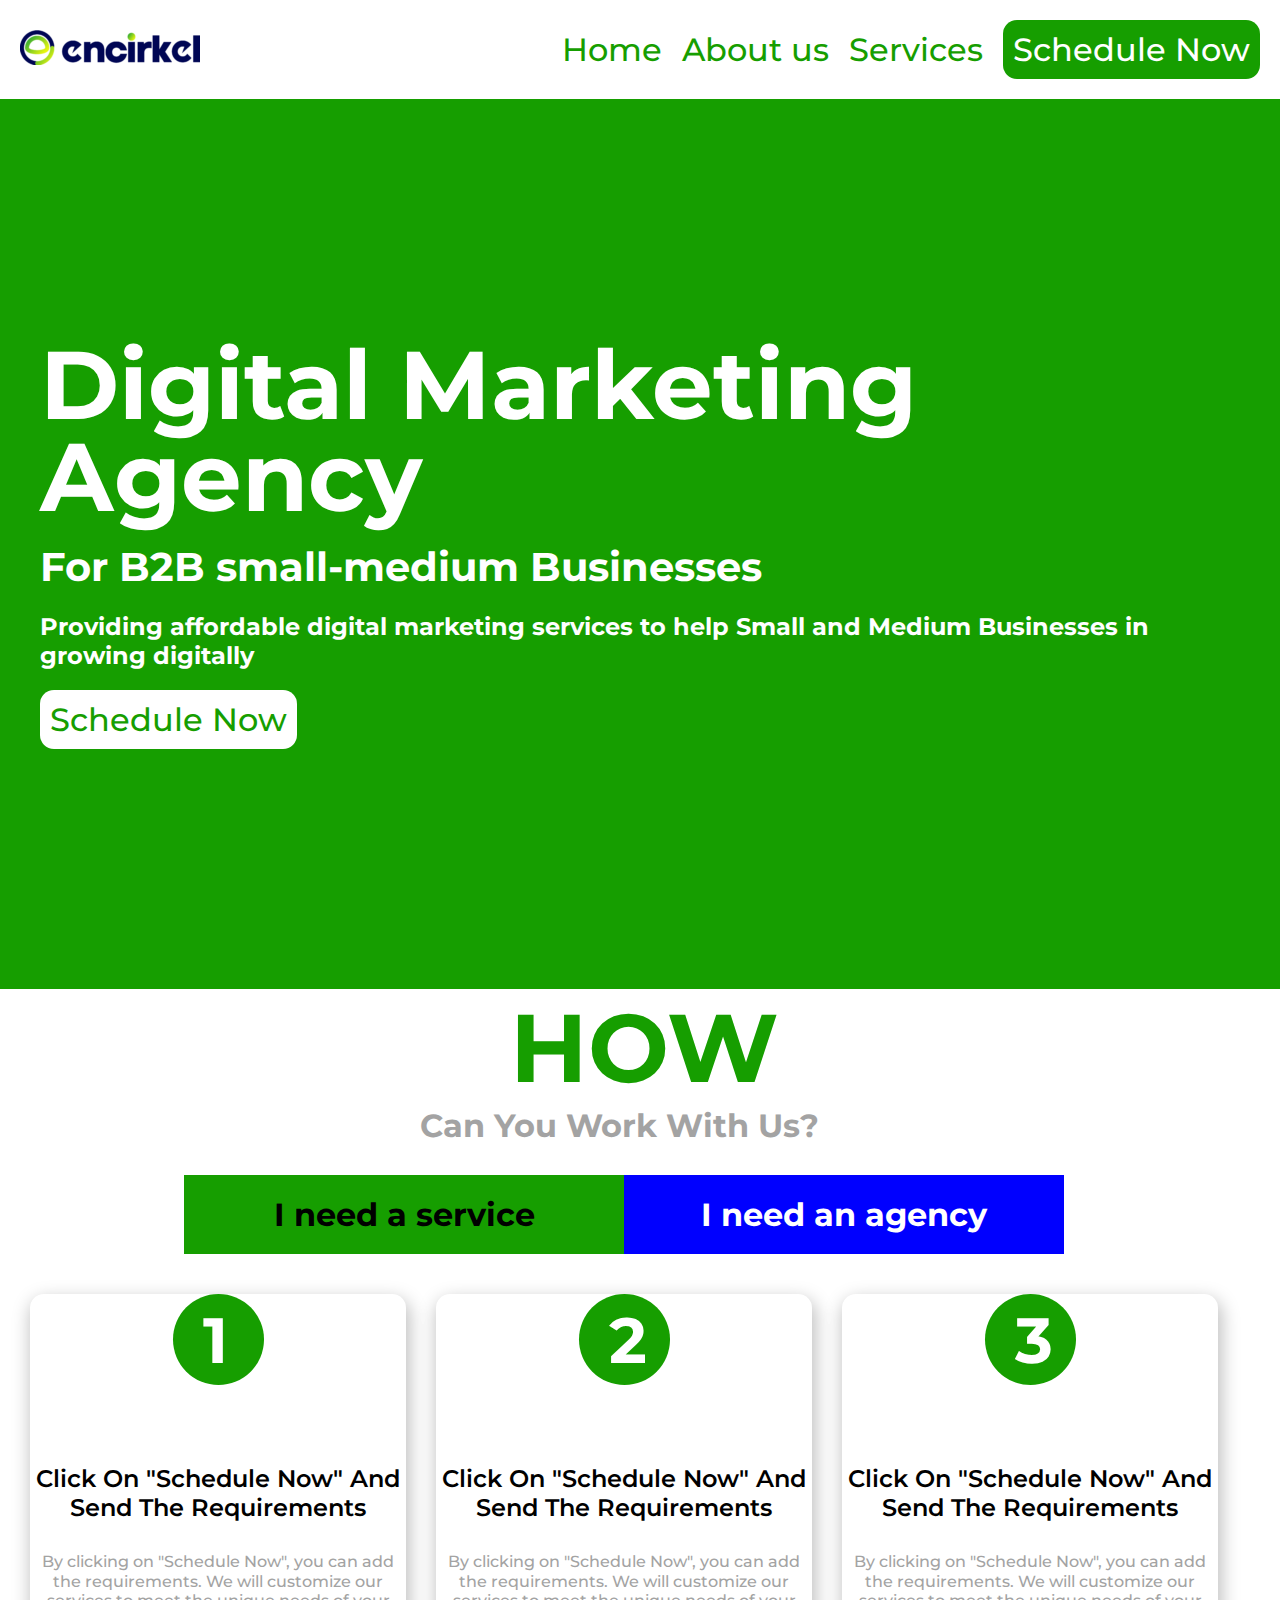
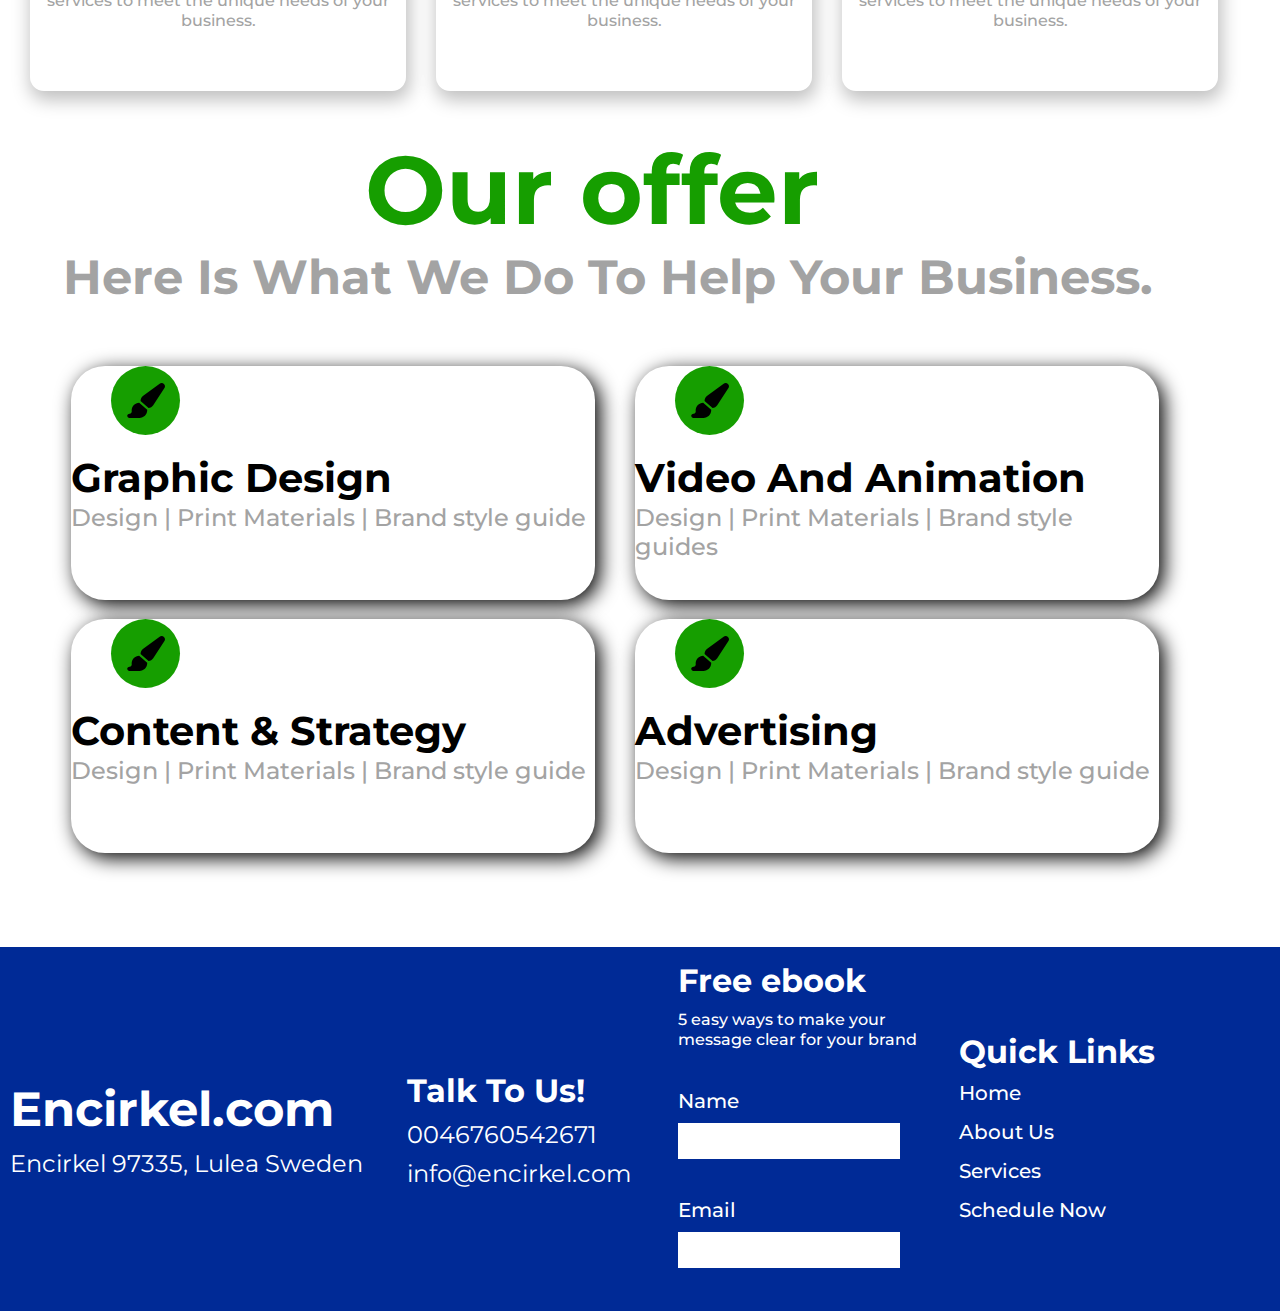
<file: index.html>
<!DOCTYPE html>
<html lang="en">

<head>
    <meta charset="UTF-8">
    <meta name="viewport" content="width=device-width, initial-scale=1.0">
    <title>My Web</title>
    <link rel="stylesheet" href="./style.css">
    <link rel="preconnect" href="https://fonts.googleapis.com">
    <link rel="preconnect" href="https://fonts.gstatic.com" crossorigin>
    <link href="https://fonts.googleapis.com/css2?family=Montserrat:ital,wght@0,100..900;1,100..900&display=swap"
        rel="stylesheet">
        <link rel="stylesheet" href="https://cdnjs.cloudflare.com/ajax/libs/font-awesome/6.7.0/css/all.min.css" integrity="sha512-9xKTRVabjVeZmc+GUW8GgSmcREDunMM+Dt/GrzchfN8tkwHizc5RP4Ok/MXFFy5rIjJjzhndFScTceq5e6GvVQ==" crossorigin="anonymous" referrerpolicy="no-referrer" />
        


</head>

<body>

        <header class="header-area">
        <div class="logo">
            <img src="./images/logo.png" alt="logo">
        </div>

        <div class="menu-items">
            <div class="item"><a href="./index.html">Home</div></a>
            <div class="item"><a href="./about.html">About us</div></a>
            <div class="item"><a href="./services.html">Services</div></a>
            <div class="item-cta "><a href="./schedule.html " style="color: #FFFFFF;"
                >Schedule Now</div></a>
        </div>
 

        </div>
    </header>

    <!-- /* -------------------hero section-------------------- */ -->

    <div class="hero-section">
        <div class="content1">Digital Marketing <br> Agency</div>
        <div class="content2">For B2B small-medium Businesses</div>
        <div class="content3">Providing affordable digital marketing services to help Small and Medium Businesses in
            growing digitally</div>
        <div class="custom-CTA">Schedule Now</div>
    </div>


    <!-- -----------------------SECTION 2 -------------------- -->

    <div class="section2">

        <div class="txt1">HOW</div>
        <div class="txt2">Can You Work With Us?</div>

        <div class="grp-2">
            <div class="box1">I need a service</div>
            <div class="box2">I need an agency</div>
        </div>


        <div class="box-grp">

            <div class="card">
                <div class="ellipse">
                    <h4 class="1">1</h4>
                </div><br>
                <div class="p">Click On "Schedule Now" And Send The Requirements</div>
                <div class="parah">By clicking on "Schedule Now", you can add the requirements. We will customize our
                    services to meet the unique needs of your business.</div>

            </div>

            <div class="card">
                <div class="ellipse">
                    <h4 class="1">2</h4>
                </div><br>
                <div class="p">Click On "Schedule Now" And Send The Requirements</div>
                <div class="parah">By clicking on "Schedule Now", you can add the requirements. We will customize our
                    services to meet the unique needs of your business.</div>


            </div>

            <div class="card">
                <div class="ellipse">
                    <h4 class="1">3</h4>
                </div><br>
                <div class="p">Click On "Schedule Now" And Send The Requirements</div>
                <div class="parah">By clicking on "Schedule Now", you can add the requirements. We will customize our
                    services to meet the unique needs of your business.</div>


            </div>

        </div>

    </div>


    <!-- -------------------section 3----------------------- -->

 <div class="section3">

        <div class="txt3">Our offer</div>
        <div class="txt4">Here Is What We Do To Help Your Business.</div>
          

           <div class="rectangle">
         <div class="card-pro">
            <div class="ellipse-cta">
                <img src="images/paintbrush-solid.svg" width="40px" height="auto">
            </div><br>
            <div class="card-protxt"> Graphic Design</div>
            <div class="cardprotxt2"> Design | Print Materials | Brand style guide</div>
         </div>

         <div class="card-pro">
            <div class="ellipse-cta">
                <img src="images/paintbrush-solid.svg" width="40px" height="auto">
            </div><br>
            <div class="card-protxt"> Video And Animation</div>
            <div class="cardprotxt2"> Design | Print Materials | Brand style guides</div>
         </div>

        

         </div>
         <br>

         <div class="rectangle">
            <div class="card-pro">
               <div class="ellipse-cta">
                   <img src="images/paintbrush-solid.svg" width="40px" height="auto">
               </div><br>
               <div class="card-protxt"> Content & Strategy</div>
               <div class="cardprotxt2"> Design | Print Materials | Brand style guide</div>
            </div>
   
            <div class="card-pro">
               <div class="ellipse-cta">
                   <img src="images/paintbrush-solid.svg" width="40px" height="auto">
               </div><br>
               <div class="card-protxt"> Advertising</div>
               <div class="cardprotxt2"> Design | Print Materials | Brand style guide</div>
            </div>
   
           
   
            </div>
         
 </div>   
<br><br>
 <!-- --------------footer--------------------- -->
 <div class="footer-content">

        <div class="widget1">
          <div class="widgetcontent1">Encirkel.com</div>
          <div class="widgetparah1">Encirkel 97335, Lulea Sweden</div>
        </div>

        <div class="widget2">
            <div class="widgetcontent2">Talk To Us!</div>
                <div class="widgetparah2">0046760542671</div>
                <div class="paragraph2">info@encirkel.com</div>
            

        </div>

        <div class="widget3">
            <div class="widgetcontent3">Free ebook</div>
            <div class="widget3parah">5 easy ways to make your message clear for your brand</div><br>
            <div class="name">Name</div>
            <div class="inputfooter"></div><br>

            <div class="name">Email</div>
            <div class="inputfooter"></div><br>



        </div>

        <div class="widget4">
           <div class="quicklinks">Quick Links</div>
           <div class="links1">Home</div>
           <div class="links2">About Us</div>
           <div class="links3">Services</div>
           <div class="links4">Schedule Now</div>

           
        </div>



    </div>

    

</body>

</html>
</file>
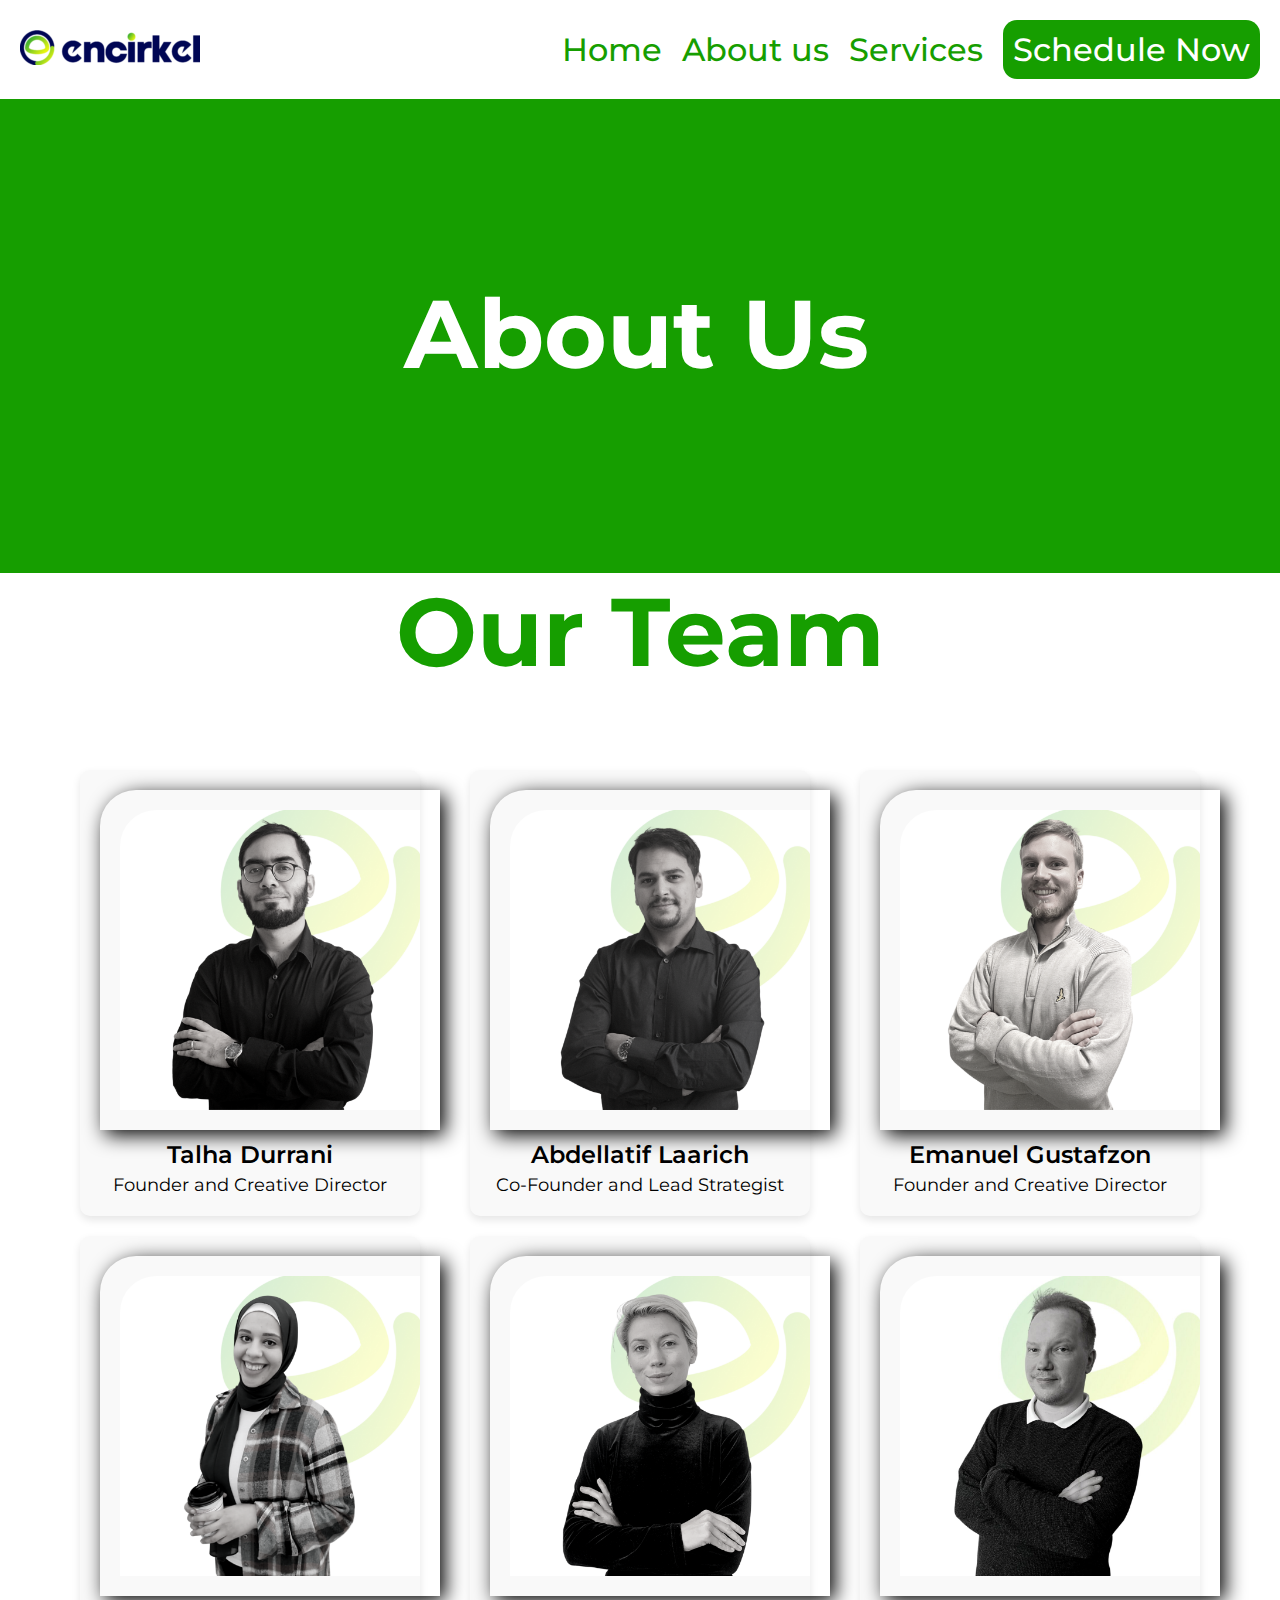
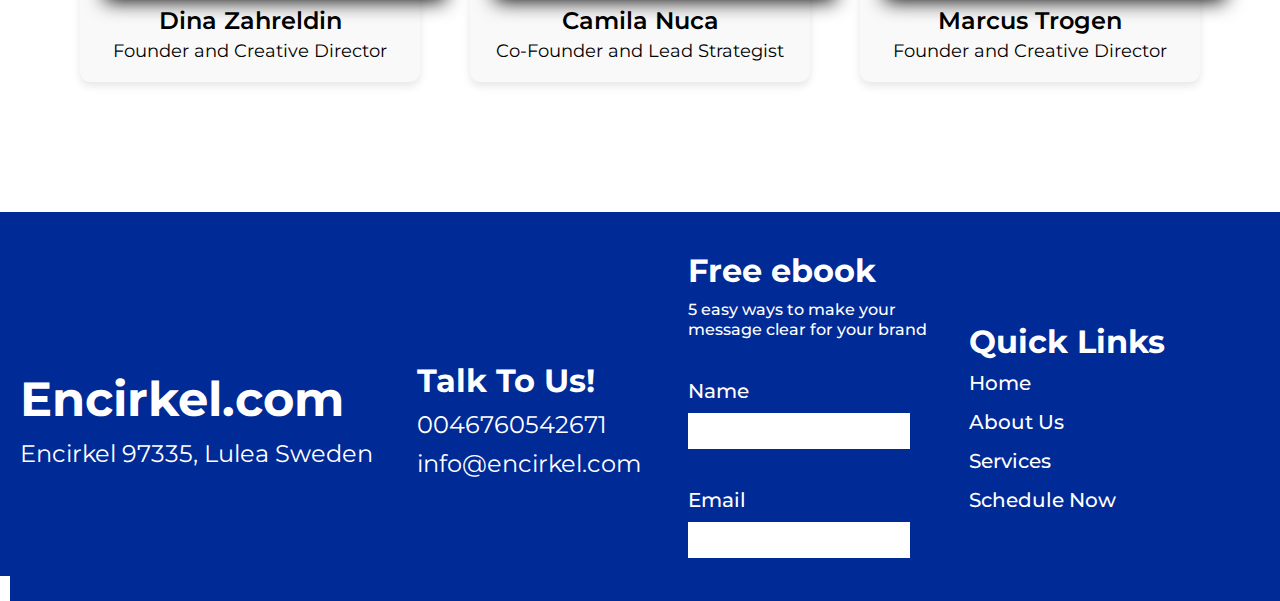
<file: about.html>
<!DOCTYPE html>
<html lang="en">

<head>
    <meta charset="UTF-8">
    <meta name="viewport" content="width=device-width, initial-scale=1.0">
    <title>My Web</title>
    <link rel="stylesheet" href="./style.css">
    <link rel="preconnect" href="https://fonts.googleapis.com">
    <link rel="preconnect" href="https://fonts.gstatic.com" crossorigin>
    <link href="https://fonts.googleapis.com/css2?family=Montserrat:ital,wght@0,100..900;1,100..900&display=swap"
        rel="stylesheet">
    <link rel="stylesheet" href="https://cdnjs.cloudflare.com/ajax/libs/font-awesome/6.7.0/css/all.min.css"
        integrity="sha512-9xKTRVabjVeZmc+GUW8GgSmcREDunMM+Dt/GrzchfN8tkwHizc5RP4Ok/MXFFy5rIjJjzhndFScTceq5e6GvVQ=="
        crossorigin="anonymous" referrerpolicy="no-referrer" />



</head>

<body> 
        <header class="header-area">
            <div class="logo">
                <img src="images/logo.png" alt="logo">
            </div>
           
            <div class="menu-items">
                <div class="item"><a href="./index.html">Home</div></a>
                <div class="item"><a href="./about.html">About us</div></a>
                <div class="item"><a href="./services.html">Services</div></a>
                
                <div class="item-cta "><a href="./schedule.html" style="color:#FFFFFF;">Schedule Now</div></a>
                
            </div>
    
    
    
            </div>
        </header>
    
        <div class="hero-section2">
            <div class="aboutus">About Us</div>
         </div>
        
      
         
            <div class="ourteam">
                <div class="ourteam1">Our Team</div>
            </div>
    
            <div class="page1">
        
            <div class="cofounder-section">
                <div class="cofounder">
                    <img src="./images/pic1.png" width="400px" alt="Image of Talha Durrani">
                </div>
                <div class="cofounder-txt">Talha Durrani</div>
                <div class="cofounder-parah">Founder and Creative Director</div>
            </div>
        
            <div class="cofounder-section">
                <div class="cofounder">
                    <img src="./images/pic2.png" width="400px" alt="Image of Abdellatif Laarich">
                </div>
                <div class="cofounder-txt">Abdellatif Laarich</div>
                <div class="cofounder-parah">Co-Founder and Lead Strategist</div>
            </div>
        
            <div class="cofounder-section">
                <div class="cofounder">
                    <img src="./images/pic3.png" width="400px" alt="Image of Emanuel Gustafzon">
                </div>
                <div class="cofounder-txt">Emanuel Gustafzon</div>
                <div class="cofounder-parah">Founder and Creative Director</div>
            </div>
        
            <div class="cofounder-section">
                <div class="cofounder">
                    <img src="./images/pic4.png" width="400px" alt="Image of Dina Zahreldin">
                </div>
                <div class="cofounder-txt">Dina Zahreldin</div>
                <div class="cofounder-parah">Founder and Creative Director</div>
            </div>
        
            <div class="cofounder-section">
                <div class="cofounder">
                    <img src="./images/pic5.png" width="400px" alt="Image of Camila Nuca">
                </div>
                <div class="cofounder-txt">Camila Nuca</div>
                <div class="cofounder-parah">Co-Founder and Lead Strategist</div>
            </div>
        
            <div class="cofounder-section">
                <div class="cofounder">
                    <img src="./images/6.jpg" width="400px" alt="Image of Marcus Trogen">
                </div>
                <div class="cofounder-txt">Marcus Trogen</div>
                <div class="cofounder-parah">Founder and Creative Director</div>
            </div>
        </div>
    
        <div class="footer">
            <div class="footer-content">
        

             <div class="footer-content">

        <div class="widget1">
          <div class="widgetcontent1">Encirkel.com</div>
          <div class="widgetparah1">Encirkel 97335, Lulea Sweden</div>
        </div>

        <div class="widget2">
            <div class="widgetcontent2">Talk To Us!</div>
                <div class="widgetparah2">0046760542671</div>
                <div class="paragraph2">info@encirkel.com</div>
            

        </div>

        <div class="widget3">
            <div class="widgetcontent3">Free ebook</div>
            <div class="widget3parah">5 easy ways to make your message clear for your brand</div><br>
            <div class="name">Name</div>
            <div class="inputfooter"></div><br>

            <div class="name">Email</div>
            <div class="inputfooter"></div><br>



        </div>

        <div class="widget4">
           <div class="quicklinks">Quick Links</div>
           <div class="links1">Home</div>
           <div class="links2">About Us</div>
           <div class="links3">Services</div>
           <div class="links4">Schedule Now</div>

           
        </div>




   
    
    

</body>

</html>
</file>
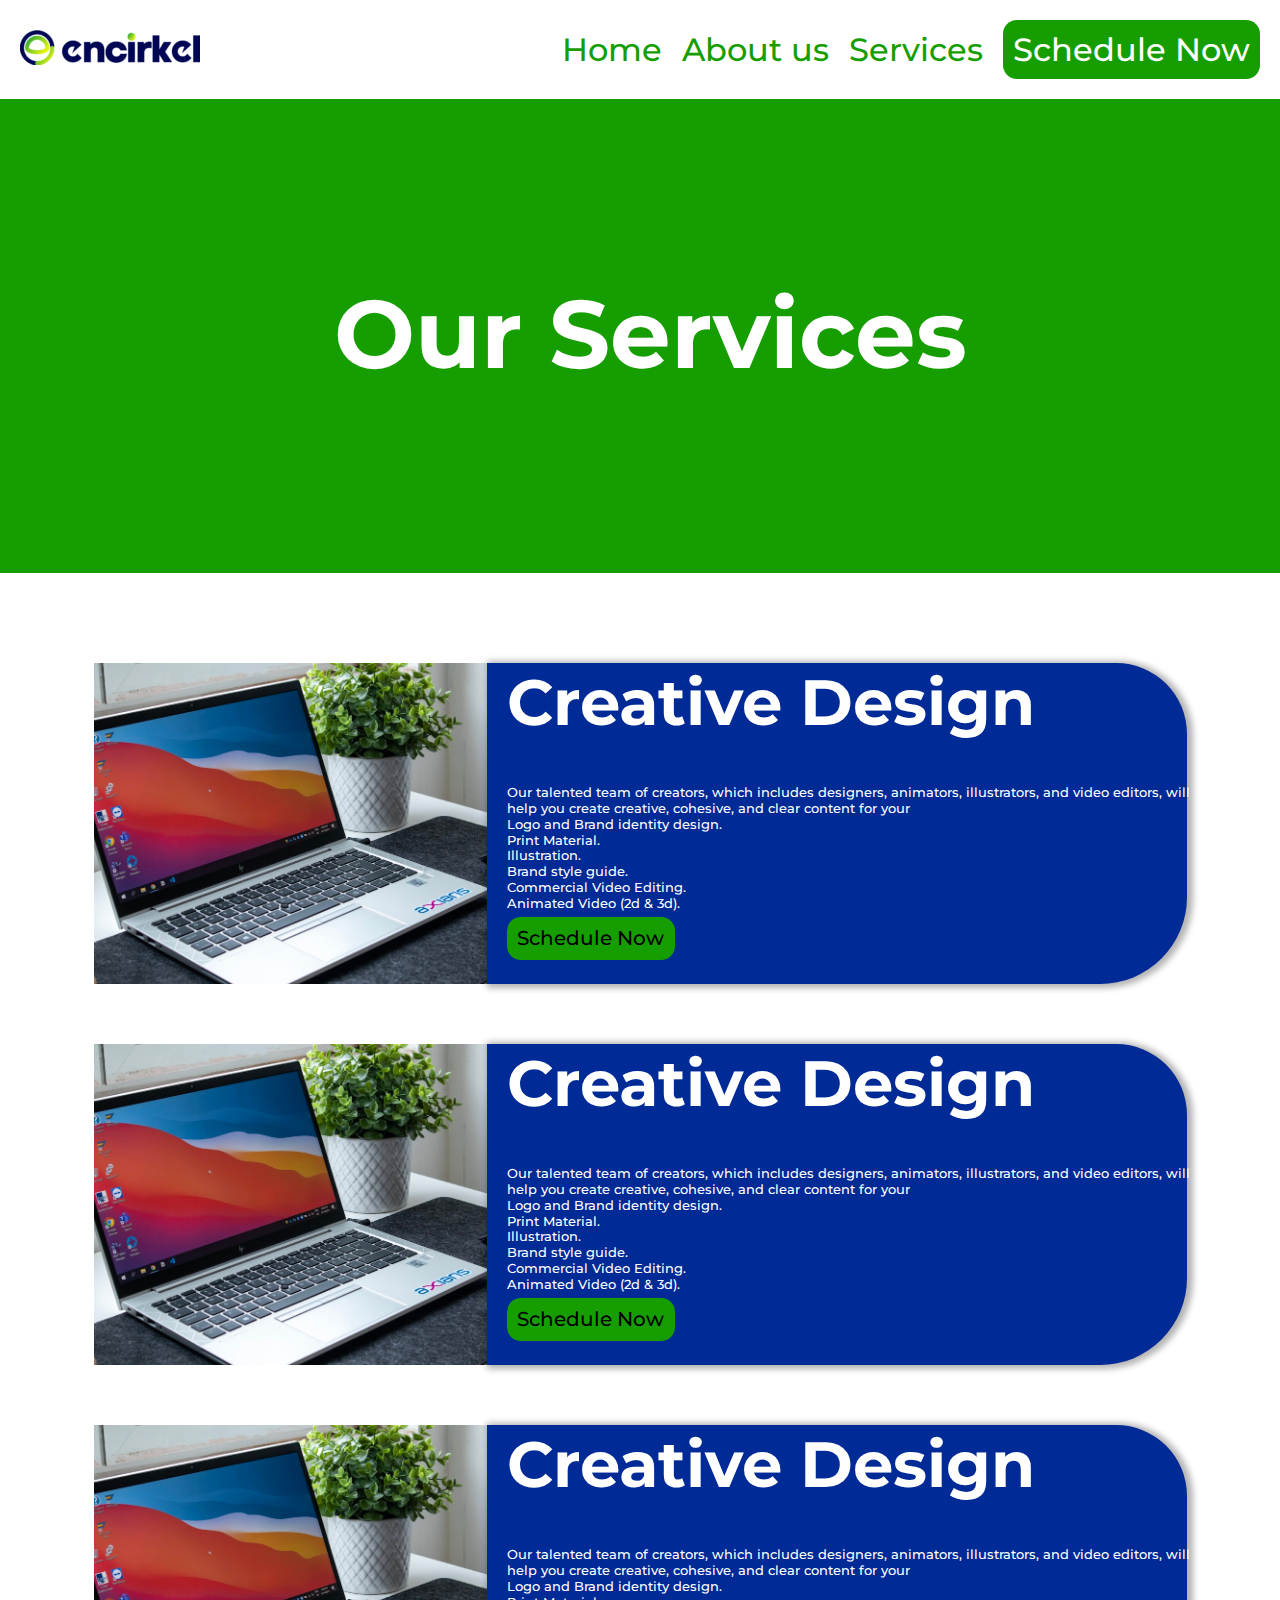
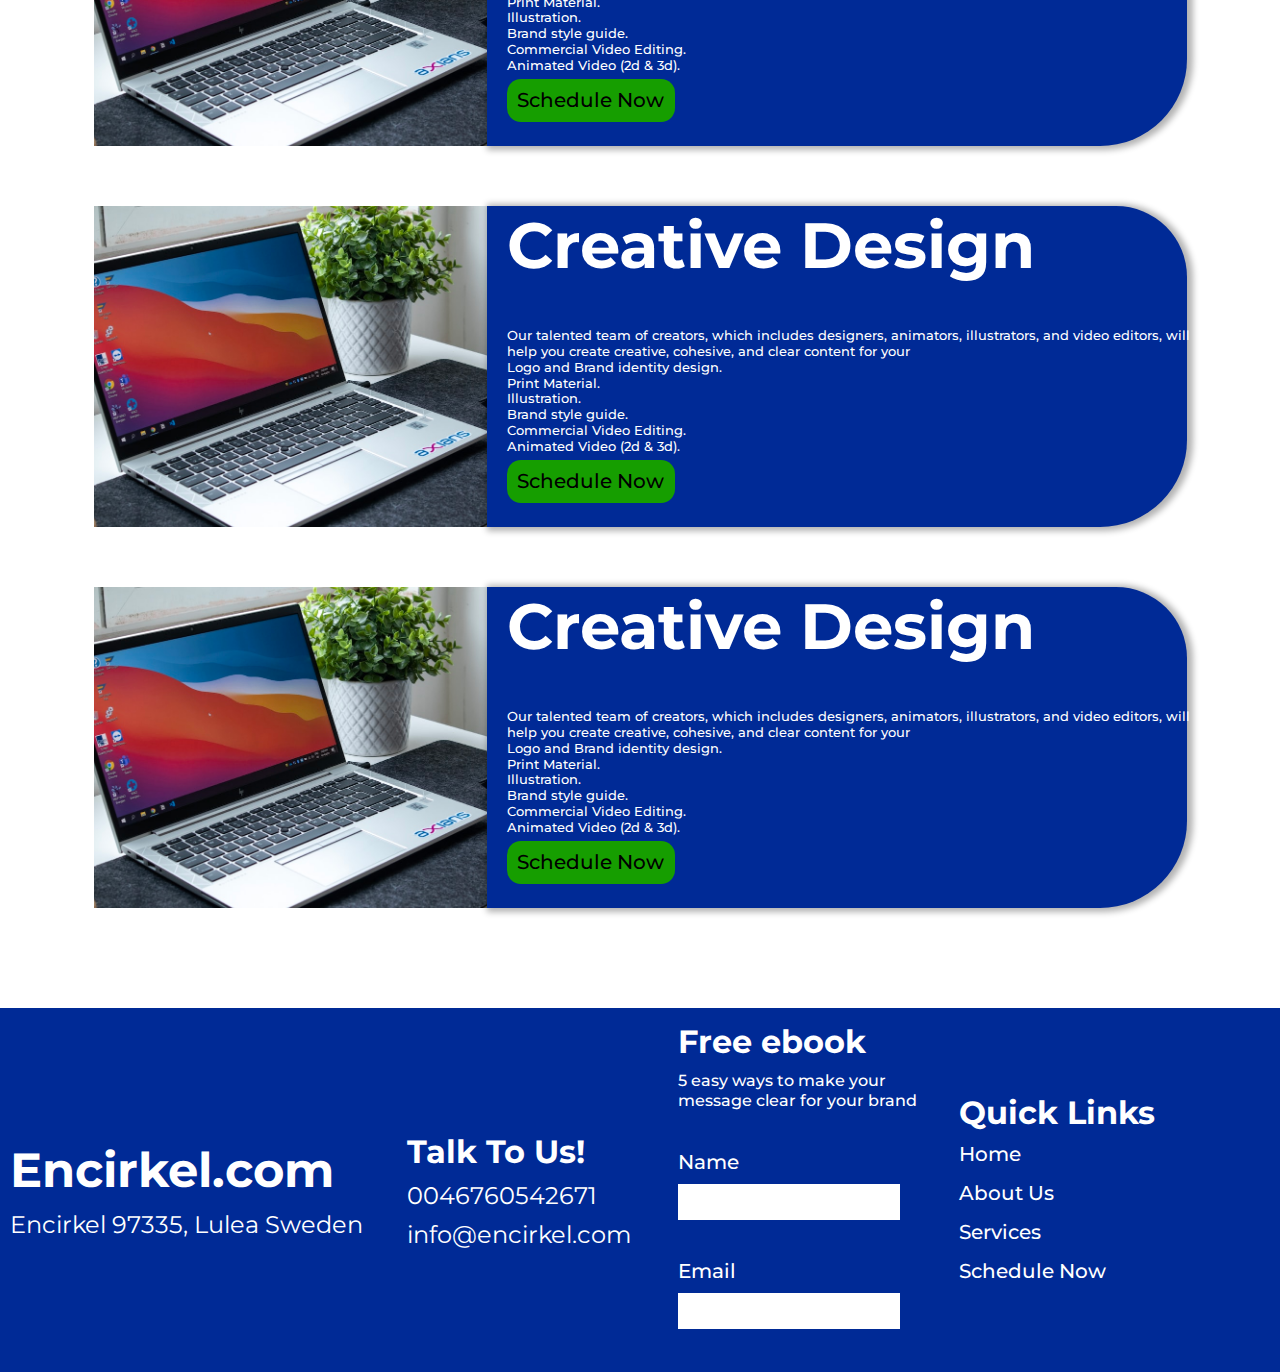
<file: services.html>
<!DOCTYPE html>
<html lang="en">

<head>
    <meta charset="UTF-8">
    <meta name="viewport" content="width=device-width, initial-scale=1.0">
    <title>My Web</title>
    <link rel="stylesheet" href="./style.css">
    <link rel="preconnect" href="https://fonts.googleapis.com">
    <link rel="preconnect" href="https://fonts.gstatic.com" crossorigin>
    <link href="https://fonts.googleapis.com/css2?family=Montserrat:ital,wght@0,100..900;1,100..900&display=swap"
        rel="stylesheet">
    <link rel="stylesheet" href="https://cdnjs.cloudflare.com/ajax/libs/font-awesome/6.7.0/css/all.min.css"
        integrity="sha512-9xKTRVabjVeZmc+GUW8GgSmcREDunMM+Dt/GrzchfN8tkwHizc5RP4Ok/MXFFy5rIjJjzhndFScTceq5e6GvVQ=="
        crossorigin="anonymous" referrerpolicy="no-referrer" />



</head>

<body>

        <header class="header-area">
            <div class="logo">
                <img src="./images/logo.png" alt="logo">
            </div>

            <div class="menu-items">
                <div class="item"><a href="./index.html">Home</div></a>
                <div class="item"><a href="./about.html">About us</div></a>
                <div class="item"><a href="./services.html">Services</div></a>
                <div class="item-cta "><a href="./schedule.html" style="color: #FFFFFF;">Schedule Now</div></a>
            </div>
    



        </header>

        <div class="firstdiv">
            <div class="contentdiv">Our Services</div>
        </div>

        <div class="servicebox-section">
            <div class="servicebox1">
                <div class="photo"><img src="./images/pic7.jpg" height="321px"></div>
                <div class="service-content">
                    <div class="creativedesign">Creative Design</div>
                    <div class="serviceparah">
                        Our talented team of creators, which includes designers, animators, illustrators, and video
                        editors, will help you create creative, cohesive, and clear content for your <br> Logo and Brand
                        identity design.<br> Print Material.<br> Illustration. <br> Brand style guide. <br>Commercial
                        Video Editing.<br> Animated Video (2d & 3d).
                    </div>
                    <div class="btn">Schedule Now</div>

                </div>
            </div>

            <div class="servicebox2">
                <div class="photo2"><img src="./images/pic7.jpg" height="321px"></div>
                <div class="service-content2">
                    <div class="creativedesign">Creative Design</div>
                    <div class="serviceparah">
                        Our talented team of creators, which includes designers, animators, illustrators, and video
                        editors, will help you create creative, cohesive, and clear content for your <br> Logo and Brand
                        identity design.<br> Print Material.<br> Illustration. <br> Brand style guide. <br>Commercial
                        Video Editing.<br> Animated Video (2d & 3d).
                    </div>
                    <div class="btn">Schedule Now</div>

                </div>
            </div>

            <div class="servicebox1">
                <div class="photo"><img src="./images/pic7.jpg" height="321px"></div>
                <div class="service-content">
                    <div class="creativedesign">Creative Design</div>
                    <div class="serviceparah">
                        Our talented team of creators, which includes designers, animators, illustrators, and video
                        editors, will help you create creative, cohesive, and clear content for your <br> Logo and Brand
                        identity design.<br> Print Material.<br> Illustration. <br> Brand style guide. <br>Commercial
                        Video Editing.<br> Animated Video (2d & 3d).
                    </div>
                    <div class="btn">Schedule Now</div>

                </div>
            </div>

            <div class="servicebox2">
                <div class="photo2"><img src="./images/pic7.jpg" height="321px"></div>
                <div class="service-content2">
                    <div class="creativedesign">Creative Design</div>
                    <div class="serviceparah">
                        Our talented team of creators, which includes designers, animators, illustrators, and video
                        editors, will help you create creative, cohesive, and clear content for your <br> Logo and Brand
                        identity design.<br> Print Material.<br> Illustration. <br> Brand style guide. <br>Commercial
                        Video Editing.<br> Animated Video (2d & 3d).
                    </div>
                    <div class="btn">Schedule Now</div>

                </div>
            </div>

            <div class="servicebox1">
                <div class="photo"><img src="./images/pic7.jpg" height="321px"></div>
                <div class="service-content">
                    <div class="creativedesign">Creative Design</div>
                    <div class="serviceparah">
                        Our talented team of creators, which includes designers, animators, illustrators, and video
                        editors, will help you create creative, cohesive, and clear content for your <br> Logo and Brand
                        identity design.<br> Print Material.<br> Illustration. <br> Brand style guide. <br>Commercial
                        Video Editing.<br> Animated Video (2d & 3d).
                    </div>
                    <div class="btn">Schedule Now</div>

                </div>
            </div>

        </div>





    

    <div class="footer-content">

        <div class="widget1">
          <div class="widgetcontent1">Encirkel.com</div>
          <div class="widgetparah1">Encirkel 97335, Lulea Sweden</div>
        </div>

        <div class="widget2">
            <div class="widgetcontent2">Talk To Us!</div>
                <div class="widgetparah2">0046760542671</div>
                <div class="paragraph2">info@encirkel.com</div>
            

        </div>

        <div class="widget3">
            <div class="widgetcontent3">Free ebook</div>
            <div class="widget3parah">5 easy ways to make your message clear for your brand</div><br>
            <div class="name">Name</div>
            <div class="inputfooter"></div><br>

            <div class="name">Email</div>
            <div class="inputfooter"></div><br>



        </div>

        <div class="widget4">
           <div class="quicklinks">Quick Links</div>
           <div class="links1">Home</div>
           <div class="links2">About Us</div>
           <div class="links3">Services</div>
           <div class="links4">Schedule Now</div>

           
        </div>



    </div>


</body>

</html>
</file>
<file: style.css>
* {
    margin: 0;
    padding: 0;

}

body {
    font-family: "Montserrat", serif;
    overflow-x: hidden;



}



.header-area {
    display: flex;
    background-color: rgb(255, 255, 255);
    justify-content: space-between;
    align-items: center;
    padding: 20px;
    gap: 20px;
}

.menu-items {
    display: flex;
    gap: 20px;
    align-items: center;
}

.item {
    font-size: 32px;
    font-weight: 500;
    line-height: 39.01px;
    color: #169E00 !important;
    cursor: pointer;
    gap: 20px;
}

.item-cta {
    font-size: 32px;
    font-weight: 500;
    line-height: 39.01px;
    border-radius: 14px;
    background-color: #169E00;
    padding: 10px;
    cursor: pointer;
    width: max-content;
}

.button-link {
    font-size: 32px;
    font-weight: 500;
    line-height: 39.01px;
    color: #FFFFFF !important; /* White color */
    border-radius: 14px;
    background-color: #169E00;
    padding: 10px;
    cursor: pointer;
    width: max-content;
    text-decoration: none; /* Optional: removes underline */
}

.logo {
    cursor: pointer;
}





/* -------------------hero section-------------------- */

.hero-section {
    height: 90vh;
    background-color: #169E00;
    color: #fff;
    display: flex;
    flex-direction: column;
    justify-content: center;
    padding: 40px;
    gap: 20px;

}

.content1 {
    font-size: 96px;
    font-weight: 700;
    line-height: 92px;
    color: #fff;

}

.content2 {
    font-size: 40px;
    font-weight: 700;
    line-height: 48.76px;
    color: #fff;
}

.content3 {
    font-size: 24px;
    font-weight: 700;
    line-height: 29.26px;
    color: #fff;
}

.custom-CTA {
    background-color: #fff ;
    color: #169E00 ;
    width: max-content;
    font-size: 32px;
    font-weight: 500;
    line-height: 39.01px;
    border-radius: 14px;
    padding: 10px;
    cursor: pointer;
    width: max-content;
}




/* <!-- -----------------------SECTION 2 -------------------- --> */

/* .section2 {
    width: 1248px;
    height: 742px;
    display: flex;
    align-items: center;
    flex-direction: column;
}

.txt1 {
    width: 229px;
    height: 117px;
    font-family: Montserrat;
    font-size: 96px;
    font-weight: 700;
    line-height: 117.02px;
    color: #169E00;
}

.txt2 {
    width: 408px;
    height: 78px;
    font-size: 32px;
    font-weight: 700;
    line-height: 39px;
    color: #A3A3A3;


}

.grp-2 {
    display: flex;
    flex-direction: row;
    text-align: center;
}

.box1 {
    width: 400px;
    height: 39px;
    font-size: 32px;
    font-weight: 700;
    line-height: 39.01px;
    background-color: #169E00;
    color: #000000;
    padding: 20px;
}

.box2 {
    width: 400px;
    height: 39px;
    font-size: 32px;
    font-weight: 700;
    line-height: 39.01px;
    background-color: blue;
    color: #ffffff;
    padding: 20px;

}

.box-grp {
    display: flex;
    align-items: center;
    justify-content: center;
    padding: 40px;
    gap: 30px;
    width: 100px;


}

.card {
    height: 397px;
    width: 376px;
    border-radius: 14px;
    background-color: white;
    display: flex;
    align-items: center;
    flex-direction: column;
    text-align: center;
    gap: 30px;
    box-shadow: 2px 7px 18px 2px #00000040;



}

.ellipse {
    width: 91px;
    height: 91px;
    border-radius: 50%;
    background-color: #169E00;
    color: #ffffff;
    display: flex;
    justify-content: center;
    align-items: center;


}

h4 {
    width: 26px;
    height: 78px;
    font-size: 64px;
    font-weight: 700;
    color: #ffffff;
    text-align: center;
    margin-right: 5px;


}

.p {
    width: 366px;
    height: 58px;
    font-size: 24px;
    font-weight: 600;
    line-height: 29.26px;
    color: #000000;
}

.parah {
    width: 355px;
    height: 50px;
    font-size: 16px;
    font-weight: 500;
    line-height: 19.5px;
    color: #A3A3A3;

} */

/* Base Styles for Desktop */
.section2 {
    width: 1248px;
    height: 742px;
    display: flex;
    align-items: center;
    flex-direction: column;
}

.txt1 {
    width: 229px;
    height: 117px;
    font-family: Montserrat;
    font-size: 96px;
    font-weight: 700;
    line-height: 117.02px;
    color: #169E00;
}

.txt2 {
    width: 408px;
    height: 78px;
    font-size: 32px;
    font-weight: 700;
    line-height: 39px;
    color: #A3A3A3;
}

.grp-2 {
    display: flex;
    flex-direction: row;
    text-align: center;
}

.box1 {
    width: 400px;
    height: 39px;
    font-size: 32px;
    font-weight: 700;
    line-height: 39.01px;
    background-color: #169E00;
    color: #000000;
    padding: 20px;
}

.box2 {
    width: 400px;
    height: 39px;
    font-size: 32px;
    font-weight: 700;
    line-height: 39.01px;
    background-color: blue;
    color: #ffffff;
    padding: 20px;
}

.box-grp {
    display: flex;
    align-items: center;
    justify-content: center;
    padding: 40px;
    gap: 30px;
    width: 100%;
}

.card {
    height: 397px;
    width: 376px;
    border-radius: 14px;
    background-color: white;
    display: flex;
    align-items: center;
    flex-direction: column;
    text-align: center;
    gap: 30px;
    box-shadow: 2px 7px 18px 2px #00000040;
}

.ellipse {
    width: 91px;
    height: 91px;
    border-radius: 50%;
    background-color: #169E00;
    color: #ffffff;
    display: flex;
    justify-content: center;
    align-items: center;
}

h4 {
    width: 26px;
    height: 78px;
    font-size: 64px;
    font-weight: 700;
    color: #ffffff;
    text-align: center;
    margin-right: 5px;
}

.p {
    width: 366px;
    height: 58px;
    font-size: 24px;
    font-weight: 600;
    line-height: 29.26px;
    color: #000000;
}

.parah {
    width: 355px;
    height: 50px;
    font-size: 16px;
    font-weight: 500;
    line-height: 19.5px;
    color: #A3A3A3;
}

   



/* ------------------section 3---------------------- */

/* Base Styles for Desktop */
.section3 {
    width: 1229px;
    height: 728px;
    display: flex;
    align-items: center;
    flex-direction: column;
}

.txt3 {
    width: 500px;
    height: 117px;
    font-family: Montserrat;
    font-size: 96px;
    font-weight: 700;
    line-height: 117.02px;
    color: #169E00;
}

.txt4 {
    width: 1104px;
    height: 118px;
    font-family: Montserrat;
    font-size: 48px;
    font-weight: 700;
    line-height: 58.51px;
    color: #A3A3A3;
}

.rectangle {
    display: flex;
    align-items: center;
    justify-content: center;
    width: 1000px;
    height: auto;
    gap: 40px;
}

.card-pro {
    height: 234px;
    width: 594px;
    border-radius: 34px;
    background-color: white;
    box-shadow: 5px 5px 20px black;
    gap: 40px;
}

.ellipse-cta {
    height: 69px !important;
    width: 69px !important;
    border-radius: 50% !important;
    background-color: #169E00 !important;
    color: #ffffff !important;
    display: flex;
    align-items: center;
    justify-content: space-evenly;
    margin-left: 40px;
}

.card-protxt {
    width: 462px;
    height: 49px;
    font-family: Montserrat;
    font-size: 40px;
    font-weight: 700;
    line-height: 48.76px;
    color: #000000;
}

.cardprotxt2 {
    width: 524px;
    height: 29px;
    font-family: Montserrat;
    font-size: 24px;
    font-weight: 500;
    line-height: 29.26px;
    color: #A3A3A3;
}







/* ---------------about us---------------- */
/* Base Styles for Desktop */
.hero-section2 {
    width: 1300px;
    height: 474px;
    background-color: #169E00;
    display: flex;
    align-items: center;
    justify-content: center;
}

.aboutus {
    width: 492px;
    height: 122px;
    font-size: 96px;
    font-weight: 700;
    line-height: 117.02px;
    color: #ffffff;
}

.ourteam {
    display: flex;
    align-items: center;
    justify-content: center;
    text-align: center;
}

.ourteam1 {
    width: 516px;
    height: 117px;
    font-family: Montserrat;
    font-size: 96px;
    font-weight: 700;
    line-height: 117.02px;
    color: #169E00;
}

.page1 {
    display: flex;
    align-items: center;
    justify-content: space-between;
    flex-wrap: wrap;
    gap: 20px;
    padding: 80px;
    border-width: 1px;
}

.cofounder-section {
    flex: 1;
    max-width: 300px;
    text-align: center;
    background-color: #f9f9f9;
    padding: 20px;
    border-radius: 10px;
    box-shadow: 0 4px 8px rgba(0, 0, 0, 0.1);
    transition: transform 0.3s ease, box-shadow 0.3s ease;
}

.cofounder {
    width: 300px;
    height: auto;
    border-radius: 36px 0px 0px 0px;
    box-shadow: 5px 5px 20px black;
    display: flex;
    flex-direction: column;
    align-items: center;
    padding: 20px;
}

.cofounder img {
    width: 100%;
    max-width: 400px;
    height: auto;
    border-radius: 36px 0px 0px 0px;
}

.cofounder-txt {
    font-size: 24px;
    font-weight: 600;
    text-align: center;
    margin-top: 10px;
}

.cofounder-parah {
    font-size: 18px;
    font-weight: 400;
    text-align: center;
    margin-top: 5px;
}





/* ---------------our service---------------------- */

/* Base Styles for Desktop */
.ourservices {
    width: 100%;
    height: 2537px;
    color: #FFFFFF;
}

.firstdiv {
    width: 1300px;
    height: 474px;
    background-color: #169E00;
    display: flex;
    align-items: center;
    justify-content: center;
    text-align: center;
}

.contentdiv {
    width: 683px;
    height: 122px;
    font-family: Montserrat;
    font-size: 96px;
    font-weight: 700;
    line-height: 117.02px;
    color: #FFFFFF;
    top: 306px;
    left: 448px;
}




/* Base Styles for Desktop */
/* .servicebox-section {
    display: flex;
    align-items: center;
    justify-content: center;
    flex-direction: column;
    gap: 60px;
    margin-top: 40px;
    padding: 50px;
}

.servicebox1 {
    width: 1000px;
    height: 321px;
    display: flex;
    align-items: center;
    justify-content: center;
    margin-left: 60px;
}

.photo {
    width: 393px;
    height: 321px;
}

.service-content {
    width: 700px;
    height: 321px;
    border-radius: 0px 71px 87px 0px;
    background: #002A96;
    box-shadow: 3px 1px 6px 3px #0000004D;
}

.creativedesign {
    width: 683px;
    height: 122px;
    font-family: Montserrat;
    font-size: 64px;
    font-weight: 700;
    line-height: 78.02px;
    color: #FFFFFF;
    margin-left: 20px;
}

.serviceparah {
    width: 683px;
    height: 122px;
    font-family: Montserrat;
    font-size: 13px;
    font-weight: 500;
    line-height: 15.85px;
    color: #FFFFFF;
    margin-left: 20px;
}

.btn {
    width: 168px;
    height: 43px;
    border-radius: 14px;
    background: #169E00;
    font-family: Montserrat;
    font-size: 20px;
    font-weight: 500;
    line-height: 24.38px;
    display: flex;
    justify-content: center;
    align-items: center;
    margin-top: 10px;
    margin-left: 20px;
}

.servicebox2 {
    width: 900px;
    height: 321px;
    display: flex;
    align-items: center;
    justify-content: center;
    flex-direction: row-reverse;
    margin-right: 60px;
}

.service-content2 {
    height: 321px;
    background: #002A96;
    box-shadow: 3px 1px 6px 3px #0000004D;
    width: 600px;
    border-radius: 70px 0px 0px 70px;
}

.photo2 {
    width: 393px;
    height: 321px;
    border-radius: 14px;
} */

/* Base Styles for Desktop */
.servicebox-section {
    display: flex;
    align-items: center;
    justify-content: center;
    flex-direction: column;
    gap: 60px;
    margin-top: 40px;
    padding: 50px;
}

.servicebox1,
.servicebox2 {
    width: 1000px;
    height: 321px;
    display: flex;
    align-items: center;
    justify-content: center;
    margin-left: 60px;
    margin-right: 60px;
    flex-direction: row; /* Side by side layout */
}

.photo,
.photo2 {
    width: 393px;
    height: 321px;
}

.service-content,
.service-content2 {
    width: 700px;
    height: 321px;
    border-radius: 0px 71px 87px 0px;
    background: #002A96;
    box-shadow: 3px 1px 6px 3px #0000004D;
}

.creativedesign {
    width: 683px;
    height: 122px;
    font-family: Montserrat;
    font-size: 64px;
    font-weight: 700;
    line-height: 78.02px;
    color: #FFFFFF;
    margin-left: 20px;
}

.serviceparah {
    width: 683px;
    height: 122px;
    font-family: Montserrat;
    font-size: 13px;
    font-weight: 500;
    line-height: 15.85px;
    color: #FFFFFF;
    margin-left: 20px;
}

.btn {
    width: 168px;
    height: 43px;
    border-radius: 14px;
    background: #169E00;
    font-family: Montserrat;
    font-size: 20px;
    font-weight: 500;
    line-height: 24.38px;
    display: flex;
    justify-content: center;
    align-items: center;
    margin-top: 10px;
    margin-left: 20px;
}






/* -------------schedule------------- */
.my{
    display: flex;
    align-items: center;
    justify-content: center;
    flex-wrap: wrap;


}



/* Base Styles for Desktop */
.schedulecontent {
    width: 1500px;
    display: flex;
    align-items: center;
    justify-content: center;
    flex-direction: column;
}

.schedule-text {
    width: 1255px;
    height: 369px;
    display: flex;
    align-items: flex-start;
    justify-content: center;
    flex-direction: column;
    overflow-x: hidden;
    margin: 20px 20px 20px 20px;
}

.letstalk {
    width: 683px;
    height: 122px;
    font-family: Montserrat;
    font-size: 64px;
    font-weight: 700;
    line-height: 78.02px;
    color: #169E00;
}

.scheduleparah {
    width: 1100px;
    height: 278px;
    font-family: Montserrat;
    font-size: 32px;
    font-weight: 400;
    line-height: 39.01px;
    color: #A3A3A3;
}






/* Base Styles for Desktop */
.form {
    width: 1100px;
    height: 700px;
    border-radius: 42px;
    background-color: #169E00;
    box-shadow: 0px 4px 12px 4px #00000066;
    display: flex;
    align-items: center;
    justify-content: center;
    flex-direction: column;
    margin: auto;
}

.form-content {
    display: flex;
    align-items: center;
    justify-content: center;
    margin: auto;
    margin-bottom: 20px;
    padding-bottom: 40px;
    width: 1000px;
}

.name {
    width: 1170px;
    height: 53px;
    font-size: 10px;
    font-weight: 500;
    line-height: 43.88px;
    color: #FFFFFF;
    display: flex;
    align-items: center;
}

input {
    width: 800px;
    height: 60px;
    background: #FFFFFF;
    box-shadow: 0px 0px 4px 4px #00000040 inset;
    border-radius: 10px;
    display: flex;
    align-items: center;
}

.form-btn {
    display: flex;
    align-items: center;
}

button {
    width: 800px;
    height: 75px;
    color: #FFFFFF;
    background-color: #002A96;
    box-shadow: 0px 0px 4px 4px #00000040 inset;
    font-size: 36px;
    font-weight: 700;
    line-height: 43.88px;
    text-align: center;
    border-radius: 10px;
}






/* ---------------footer------------- */
/* Base styles for desktop */
.footer-content {
    width: 1439px;
    height: 344px;
    background-color: #002A96;
    display: flex;
    align-items: center;
    justify-content: flex-start;
    flex-direction: row;
    gap: 40px;
    margin-top: 50px;
    padding: 10px;
}

.widget1,
.widget2,
.widget3,
.widget4 {
    display: flex;
    align-items: flex-start;
    flex-direction: column;
    gap: 10px;
}

.widgetcontent1 {
    width: 327px;
    height: 59px;
    font-family: Montserrat;
    font-size: 48px;
    font-weight: 700;
    line-height: 58.51px;
    color: #FFFFFF;
}

.widgetparah1 {
    width: 357px;
    height: 29px;
    font-size: 24px;
    font-weight: 400;
    line-height: 29.26px;
    color: #FFFFFF;
}

.widgetcontent2 {
    width: 188px;
    height: 39px;
    font-size: 32px;
    font-weight: 700;
    line-height: 39.01px;
    color: #FFFFFF;
}

.widgetparah2,
.paragraph2 {
    width: 231px;
    height: 29px;
    font-family: Montserrat;
    font-size: 24px;
    font-weight: 400;
    line-height: 29.26px;
    color: #FFFFFF;
}

.widgetcontent3 {
    width: 198px;
    height: 39px;
    font-family: Montserrat;
    font-size: 32px;
    font-weight: 700;
    line-height: 39.01px;
    color: #FFFFFF;
}

.widget3parah {
    width: 241px;
    height: 40px;
    font-family: Montserrat;
    font-size: 16px;
    font-weight: 500;
    line-height: 19.5px;
    color: #FFFFFF;
}

.name {
    width: 62px;
    height: 24px;
    font-family: Montserrat;
    font-size: 20px;
    font-weight: 500;
    line-height: 24.38px;
    color: #FFFFFF;
}

.inputfooter {
    width: 222px;
    height: 36px;
    background-color: #FFFFFF;
}

.quicklinks {
    width: 206px;
    height: 39px;
    font-family: Montserrat;
    font-size: 32px;
    font-weight: 700;
    line-height: 39.01px;
    color: #FFFFFF;
}

.links1,
.links2,
.links3,
.links4 {
    width: 100%;
    height: 24px;
    font-family: Montserrat;
    font-size: 20px;
    font-weight: 500;
    line-height: 24.38px;
    color: #FFFFFF;
}

.links1 {
    margin-bottom: 5px;
}

.links2,
.links3,
.links4 {
    margin-bottom: 5px;
}


 



/*anchor*/

a{
    text-decoration: none;
    color: #169E00;
}
</file>
